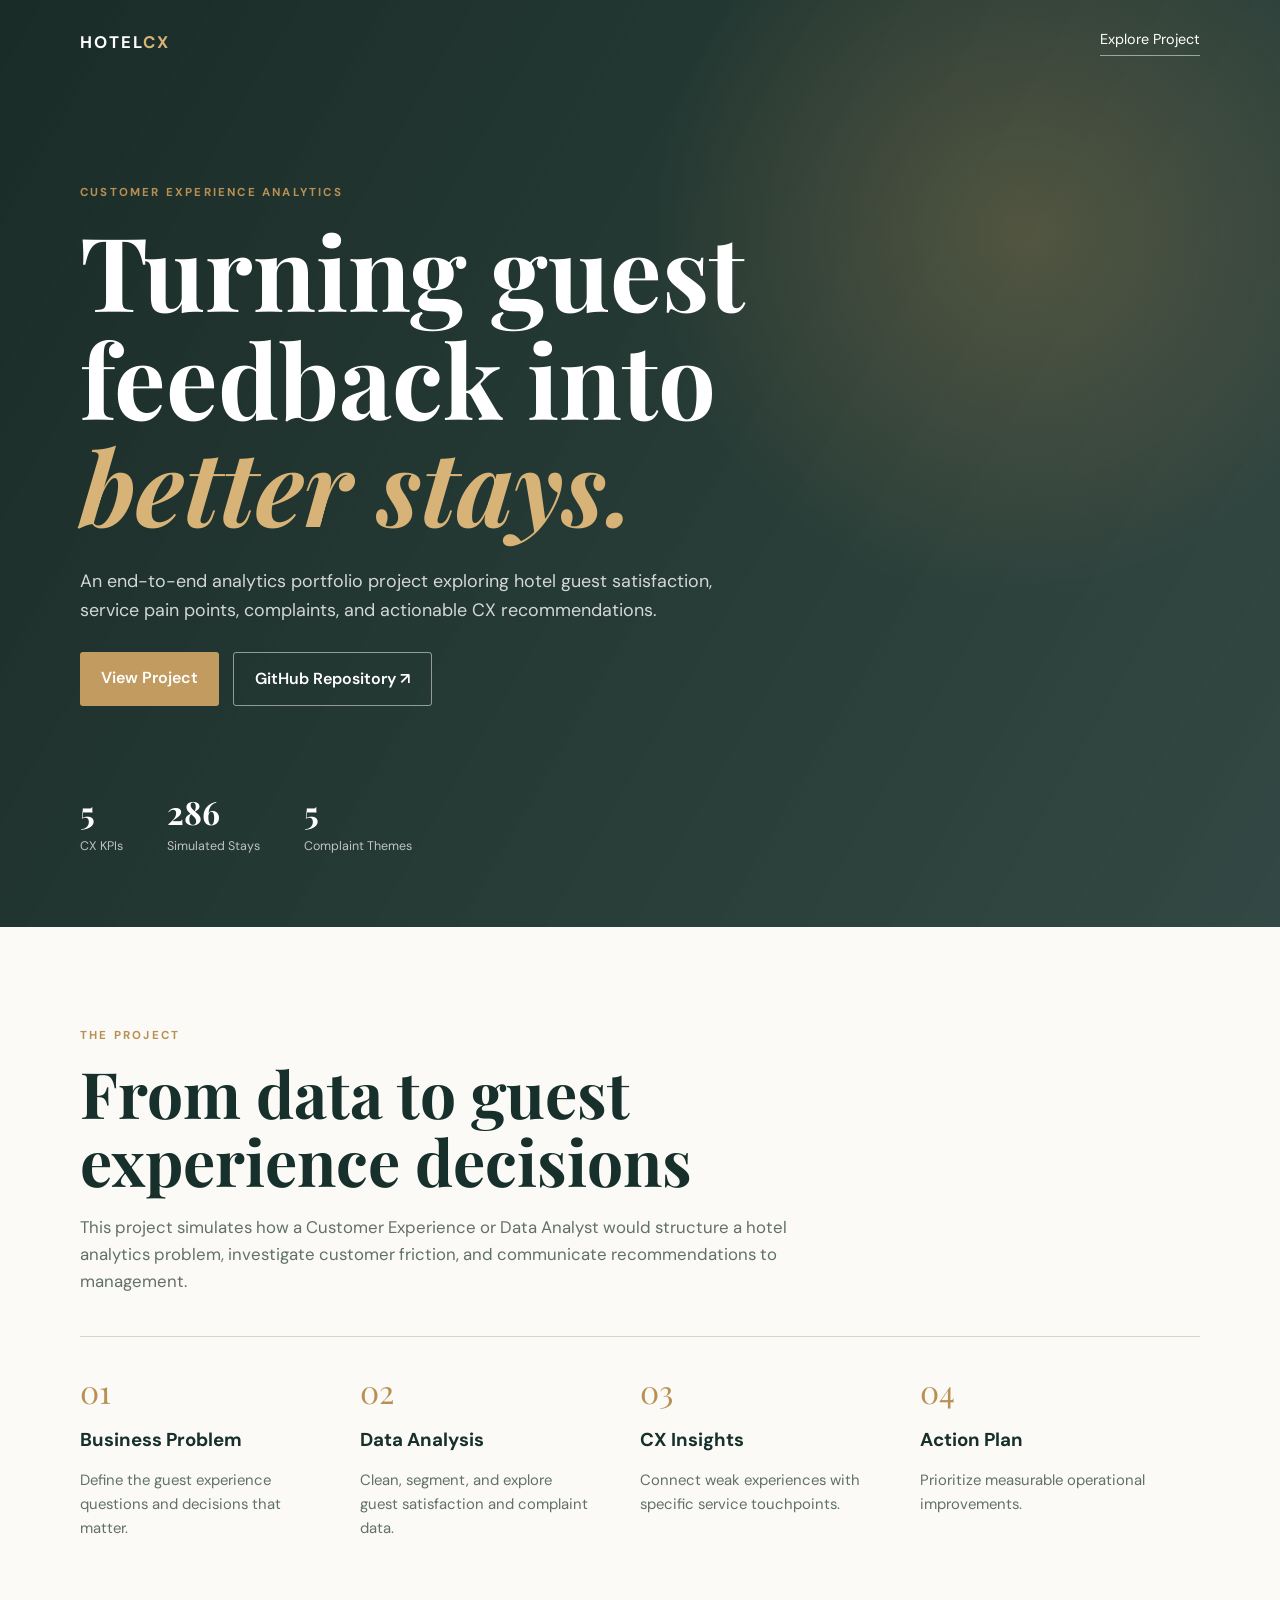
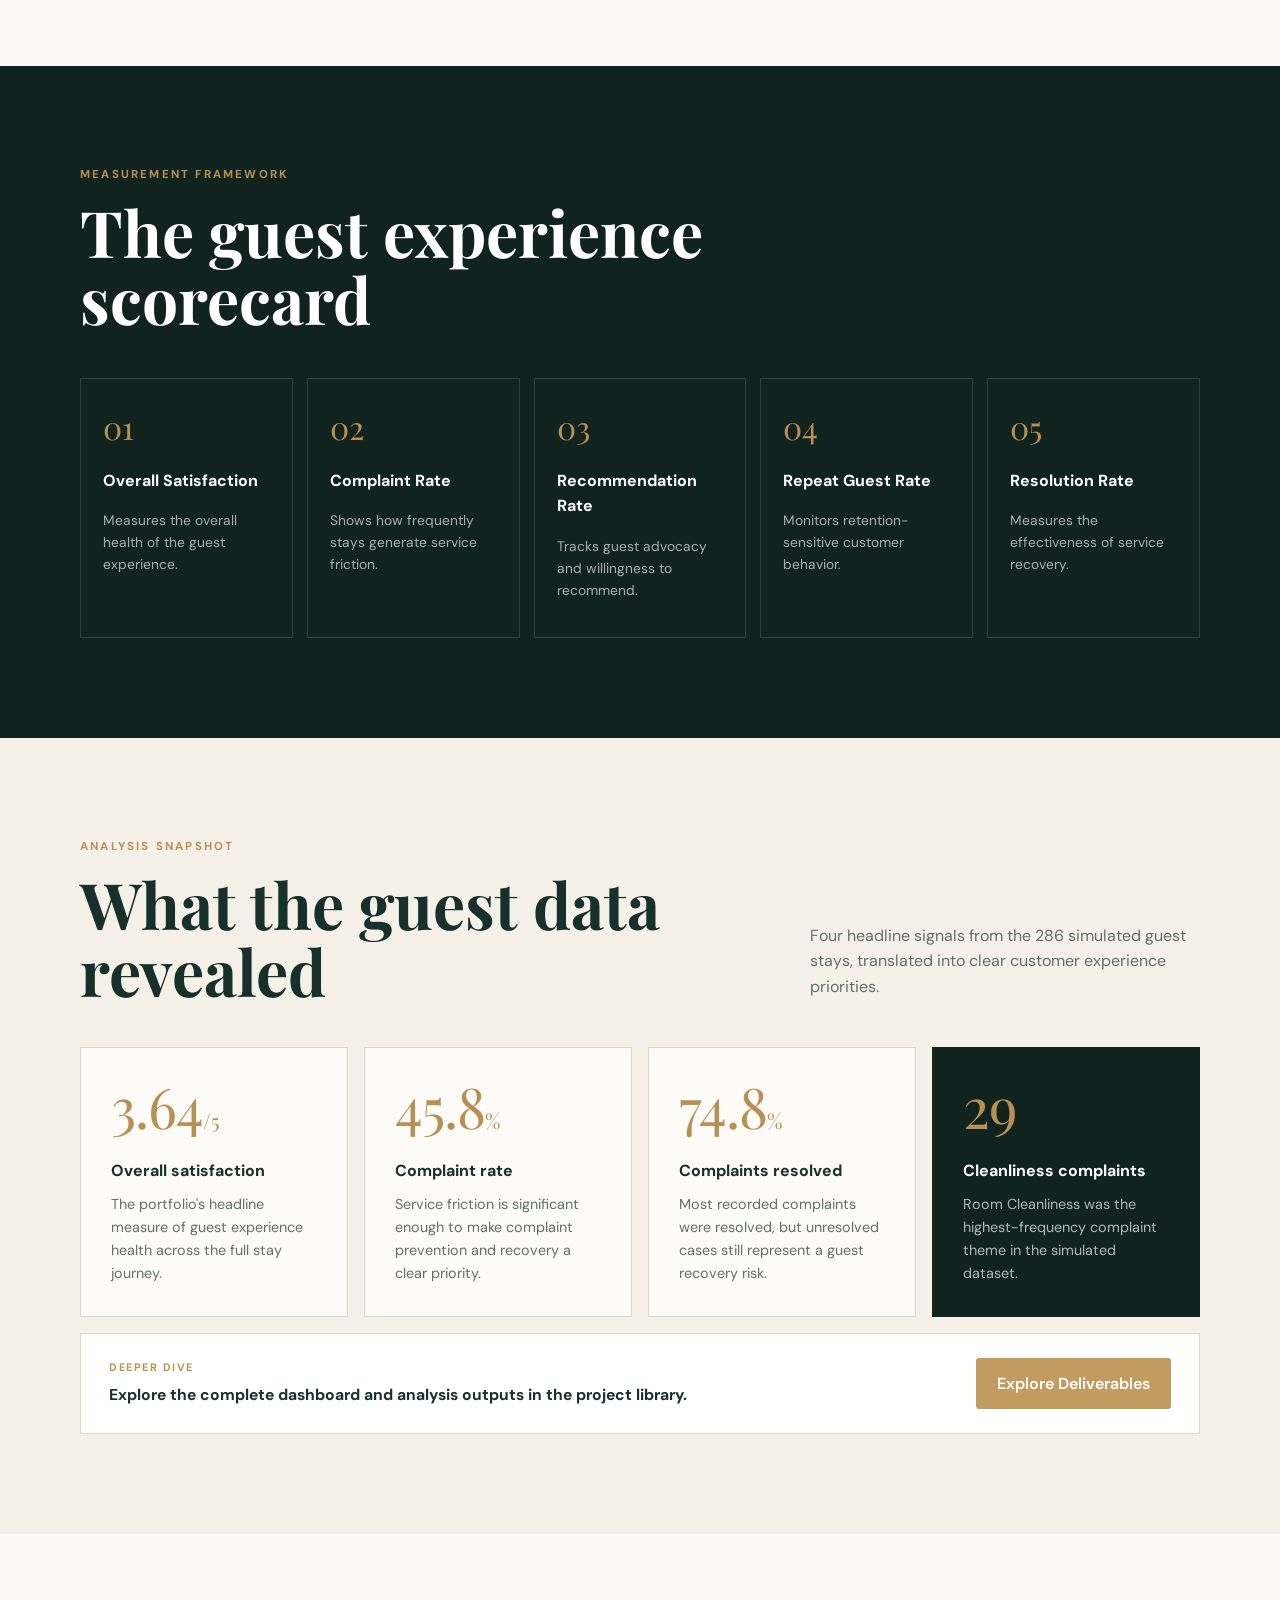
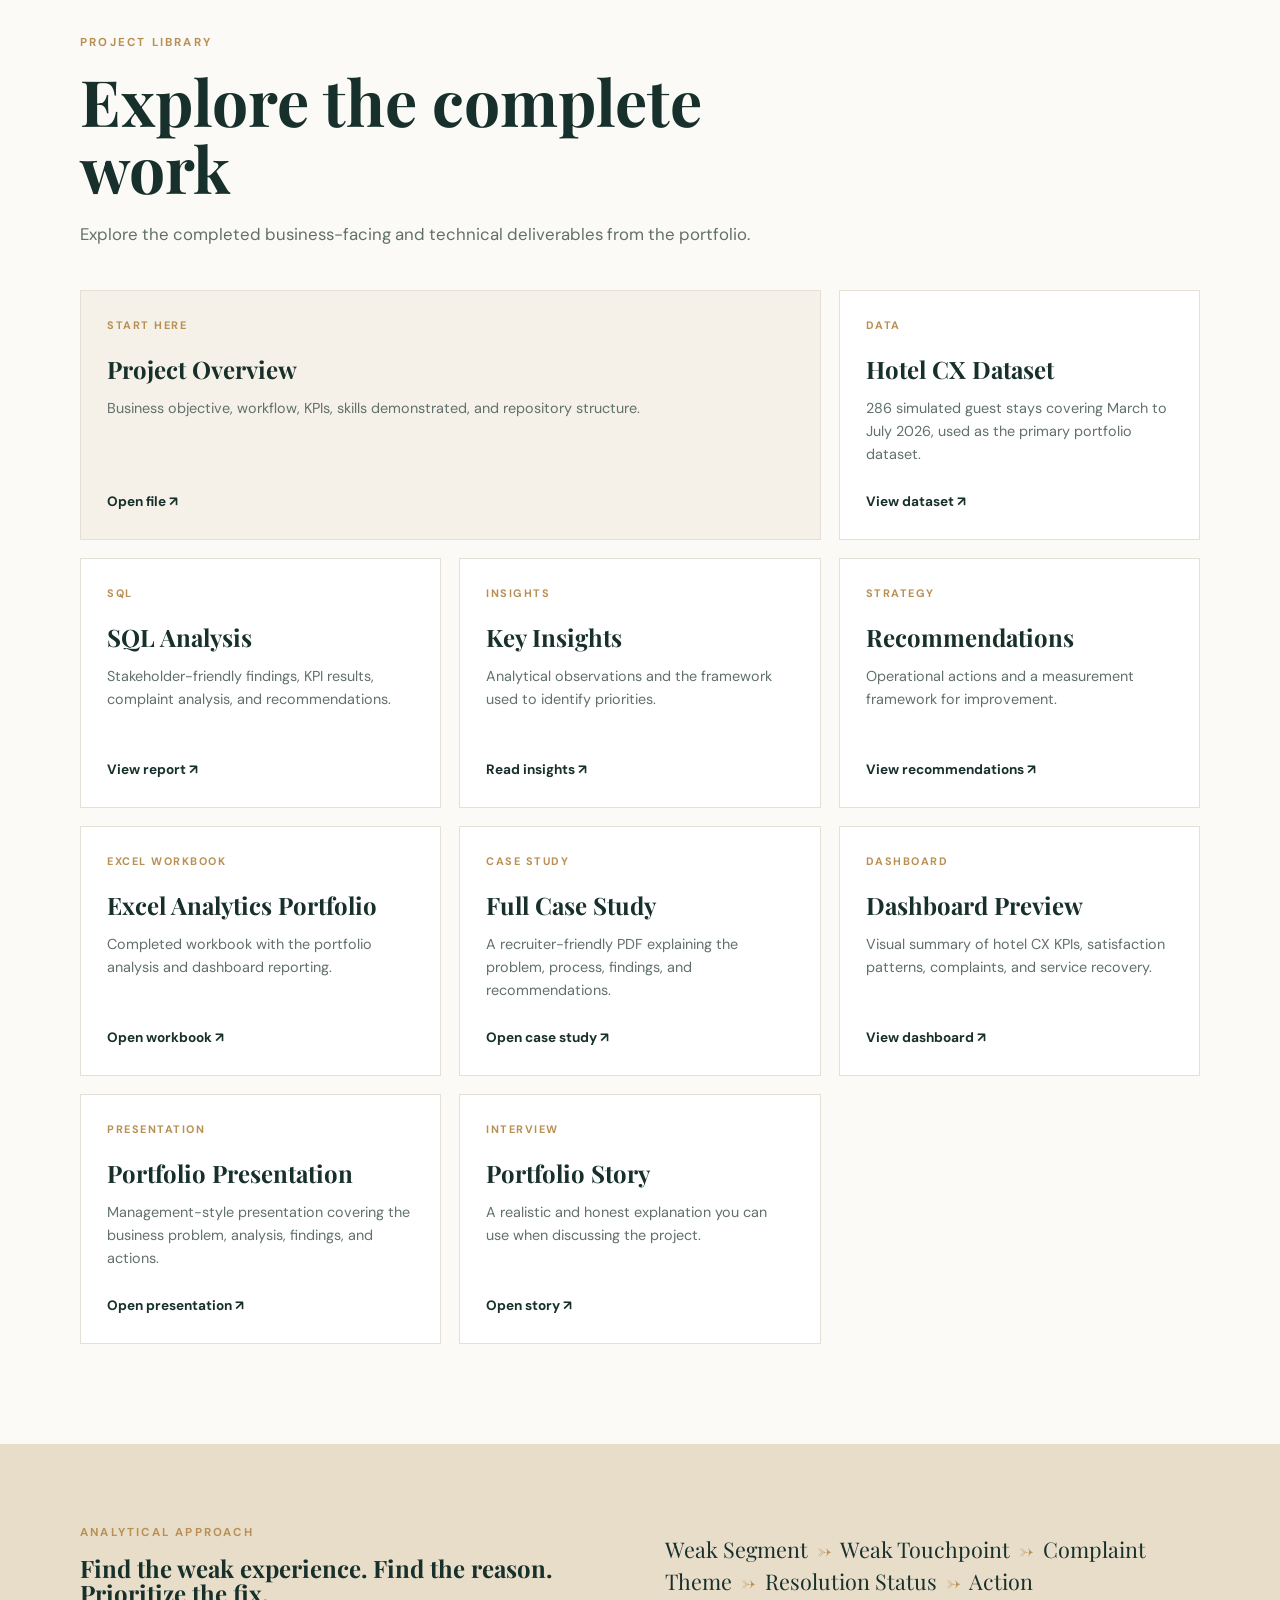
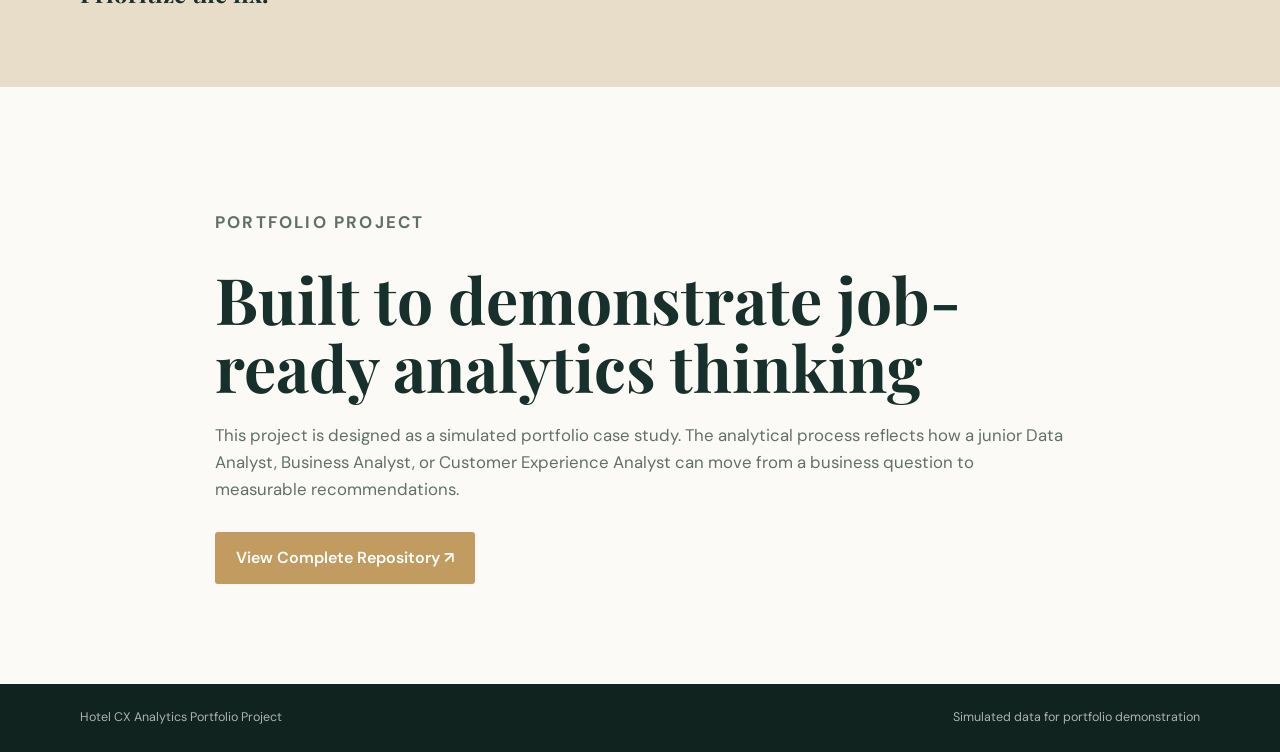
<file: index.html>
<!DOCTYPE html>
<html lang="en">
<head>
  <meta charset="UTF-8">
  <meta name="viewport" content="width=device-width, initial-scale=1.0">
  <title>Hotel CX Analytics | Portfolio Project</title>
  <meta name="description" content="End-to-end Hotel Customer Experience Analytics portfolio project by Omkar Pawar.">
  <link rel="stylesheet" href="styles.css">
</head>
<body>
  <header class="hero">
    <nav class="nav container">
      <a class="brand" href="#">HOTEL<span>CX</span></a>
      <a class="nav-link" href="#project-library">Explore Project</a>
    </nav>

    <div class="hero-content container">
      <p class="eyebrow">CUSTOMER EXPERIENCE ANALYTICS</p>
      <h1>Turning guest feedback into <em>better stays.</em></h1>
      <p class="hero-copy">An end-to-end analytics portfolio project exploring hotel guest satisfaction, service pain points, complaints, and actionable CX recommendations.</p>
      <div class="hero-actions">
        <a class="button primary" href="#project-library">View Project</a>
        <a class="button ghost" href="https://github.com/Vendetta-tech/Hotel-CX-Analytics-Portfolio-Project" target="_blank" rel="noopener">GitHub Repository ↗</a>
      </div>
      <div class="hero-stats">
        <div><strong>5</strong><span>CX KPIs</span></div>
        <div><strong>286</strong><span>Simulated Stays</span></div>
        <div><strong>5</strong><span>Complaint Themes</span></div>
      </div>
    </div>
  </header>

  <main>
    <section id="project" class="section container">
      <p class="eyebrow">THE PROJECT</p>
      <h2>From data to guest experience decisions</h2>
      <p class="section-intro">This project simulates how a Customer Experience or Data Analyst would structure a hotel analytics problem, investigate customer friction, and communicate recommendations to management.</p>

      <div class="workflow">
        <div class="step"><span>01</span><h3>Business Problem</h3><p>Define the guest experience questions and decisions that matter.</p></div>
        <div class="step"><span>02</span><h3>Data Analysis</h3><p>Clean, segment, and explore guest satisfaction and complaint data.</p></div>
        <div class="step"><span>03</span><h3>CX Insights</h3><p>Connect weak experiences with specific service touchpoints.</p></div>
        <div class="step"><span>04</span><h3>Action Plan</h3><p>Prioritize measurable operational improvements.</p></div>
      </div>
    </section>

    <section class="metrics">
      <div class="container">
        <p class="eyebrow">MEASUREMENT FRAMEWORK</p>
        <h2>The guest experience scorecard</h2>
        <div class="metric-grid">
          <article><span class="metric-number">01</span><h3>Overall Satisfaction</h3><p>Measures the overall health of the guest experience.</p></article>
          <article><span class="metric-number">02</span><h3>Complaint Rate</h3><p>Shows how frequently stays generate service friction.</p></article>
          <article><span class="metric-number">03</span><h3>Recommendation Rate</h3><p>Tracks guest advocacy and willingness to recommend.</p></article>
          <article><span class="metric-number">04</span><h3>Repeat Guest Rate</h3><p>Monitors retention-sensitive customer behavior.</p></article>
          <article><span class="metric-number">05</span><h3>Resolution Rate</h3><p>Measures the effectiveness of service recovery.</p></article>
        </div>
      </div>
    </section>

    <section class="snapshot-section">
      <div class="container">
        <div class="snapshot-heading">
          <div>
            <p class="eyebrow">ANALYSIS SNAPSHOT</p>
            <h2>What the guest data revealed</h2>
          </div>
          <p>Four headline signals from the 286 simulated guest stays, translated into clear customer experience priorities.</p>
        </div>

        <div class="snapshot-grid">
          <article class="snapshot-card">
            <span class="snapshot-value">3.64<span>/5</span></span>
            <h3>Overall satisfaction</h3>
            <p>The portfolio's headline measure of guest experience health across the full stay journey.</p>
          </article>
          <article class="snapshot-card">
            <span class="snapshot-value">45.8<span>%</span></span>
            <h3>Complaint rate</h3>
            <p>Service friction is significant enough to make complaint prevention and recovery a clear priority.</p>
          </article>
          <article class="snapshot-card">
            <span class="snapshot-value">74.8<span>%</span></span>
            <h3>Complaints resolved</h3>
            <p>Most recorded complaints were resolved, but unresolved cases still represent a guest recovery risk.</p>
          </article>
          <article class="snapshot-card accent">
            <span class="snapshot-value">29</span>
            <h3>Cleanliness complaints</h3>
            <p>Room Cleanliness was the highest-frequency complaint theme in the simulated dataset.</p>
          </article>
        </div>

        <div class="snapshot-action">
          <div>
            <span class="tag">DEEPER DIVE</span>
            <strong>Explore the complete dashboard and analysis outputs in the project library.</strong>
          </div>
          <a class="button primary" href="#project-library">Explore Deliverables</a>
        </div>
      </div>
    </section>

    <section id="project-library" class="section container">
      <p class="eyebrow">PROJECT LIBRARY</p>
      <h2>Explore the complete work</h2>
      <p class="section-intro">Explore the completed business-facing and technical deliverables from the portfolio.</p>

      <div class="library">
        <a class="resource featured" href="https://github.com/Vendetta-tech/Hotel-CX-Analytics-Portfolio-Project/blob/main/README.md" target="_blank" rel="noopener">
          <span class="tag">START HERE</span><h3>Project Overview</h3><p>Business objective, workflow, KPIs, skills demonstrated, and repository structure.</p><span class="open">Open file ↗</span>
        </a>
        <a class="resource" href="https://github.com/Vendetta-tech/Hotel-CX-Analytics-Portfolio-Project/blob/main/data/raw/hotel_cx_dataset_286_stays.csv" target="_blank" rel="noopener">
          <span class="tag">DATA</span><h3>Hotel CX Dataset</h3><p>286 simulated guest stays covering March to July 2026, used as the primary portfolio dataset.</p><span class="open">View dataset ↗</span>
        </a>
        <a class="resource" href="https://github.com/Vendetta-tech/Hotel-CX-Analytics-Portfolio-Project/blob/main/sql/SQL_ANALYSIS_REPORT.md" target="_blank" rel="noopener">
          <span class="tag">SQL</span><h3>SQL Analysis</h3><p>Stakeholder-friendly findings, KPI results, complaint analysis, and recommendations.</p><span class="open">View report ↗</span>
        </a>
        <a class="resource" href="https://github.com/Vendetta-tech/Hotel-CX-Analytics-Portfolio-Project/blob/main/analysis/KEY_INSIGHTS.md" target="_blank" rel="noopener">
          <span class="tag">INSIGHTS</span><h3>Key Insights</h3><p>Analytical observations and the framework used to identify priorities.</p><span class="open">Read insights ↗</span>
        </a>
        <a class="resource" href="https://github.com/Vendetta-tech/Hotel-CX-Analytics-Portfolio-Project/blob/main/analysis/recommendations.md" target="_blank" rel="noopener">
          <span class="tag">STRATEGY</span><h3>Recommendations</h3><p>Operational actions and a measurement framework for improvement.</p><span class="open">View recommendations ↗</span>
        </a>
        <a class="resource" href="workbook.html" target="_blank" rel="noopener">
          <span class="tag">EXCEL WORKBOOK</span><h3>Excel Analytics Portfolio</h3><p>Completed workbook with the portfolio analysis and dashboard reporting.</p><span class="open">Open workbook ↗</span>
        </a>
        <a class="resource" href="https://github.com/Vendetta-tech/Hotel-CX-Analytics-Portfolio-Project/blob/main/case-study/Hotel_Customer_Experience_Analytics_Case_Study.pdf" target="_blank" rel="noopener">
          <span class="tag">CASE STUDY</span><h3>Full Case Study</h3><p>A recruiter-friendly PDF explaining the problem, process, findings, and recommendations.</p><span class="open">Open case study ↗</span>
        </a>
        <a class="resource" href="https://vendetta-tech.github.io/Hotel-CX-Analytics-Portfolio-Project/dashboard/dashboard_preview.html" target="_blank" rel="noopener">
          <span class="tag">DASHBOARD</span><h3>Dashboard Preview</h3><p>Visual summary of hotel CX KPIs, satisfaction patterns, complaints, and service recovery.</p><span class="open">View dashboard ↗</span>
        </a>
        <a class="resource" href="presentation.html" target="_blank" rel="noopener">
          <span class="tag">PRESENTATION</span><h3>Portfolio Presentation</h3><p>Management-style presentation covering the business problem, analysis, findings, and actions.</p><span class="open">Open presentation ↗</span>
        </a>
        <a class="resource" href="https://github.com/Vendetta-tech/Hotel-CX-Analytics-Portfolio-Project/blob/main/analysis/PORTFOLIO_STORY.md" target="_blank" rel="noopener">
          <span class="tag">INTERVIEW</span><h3>Portfolio Story</h3><p>A realistic and honest explanation you can use when discussing the project.</p><span class="open">Open story ↗</span>
        </a>
      </div>
    </section>

    <section class="insight-band">
      <div class="container insight-content">
        <div>
          <p class="eyebrow">ANALYTICAL APPROACH</p>
          <h2>Find the weak experience. Find the reason. Prioritize the fix.</h2>
        </div>
        <div class="formula">Weak Segment <span>→</span> Weak Touchpoint <span>→</span> Complaint Theme <span>→</span> Resolution Status <span>→</span> Action</div>
      </div>
    </section>

    <section class="section container about">
      <p class="eyebrow">PORTFOLIO PROJECT</p>
      <h2>Built to demonstrate job-ready analytics thinking</h2>
      <p>This project is designed as a simulated portfolio case study. The analytical process reflects how a junior Data Analyst, Business Analyst, or Customer Experience Analyst can move from a business question to measurable recommendations.</p>
      <a class="button primary" href="https://github.com/Vendetta-tech/Hotel-CX-Analytics-Portfolio-Project" target="_blank" rel="noopener">View Complete Repository ↗</a>
    </section>
  </main>

  <footer>
    <div class="container footer-content">
      <span>Hotel CX Analytics Portfolio Project</span>
      <span>Simulated data for portfolio demonstration</span>
    </div>
  </footer>
</body>
</html>
</file>
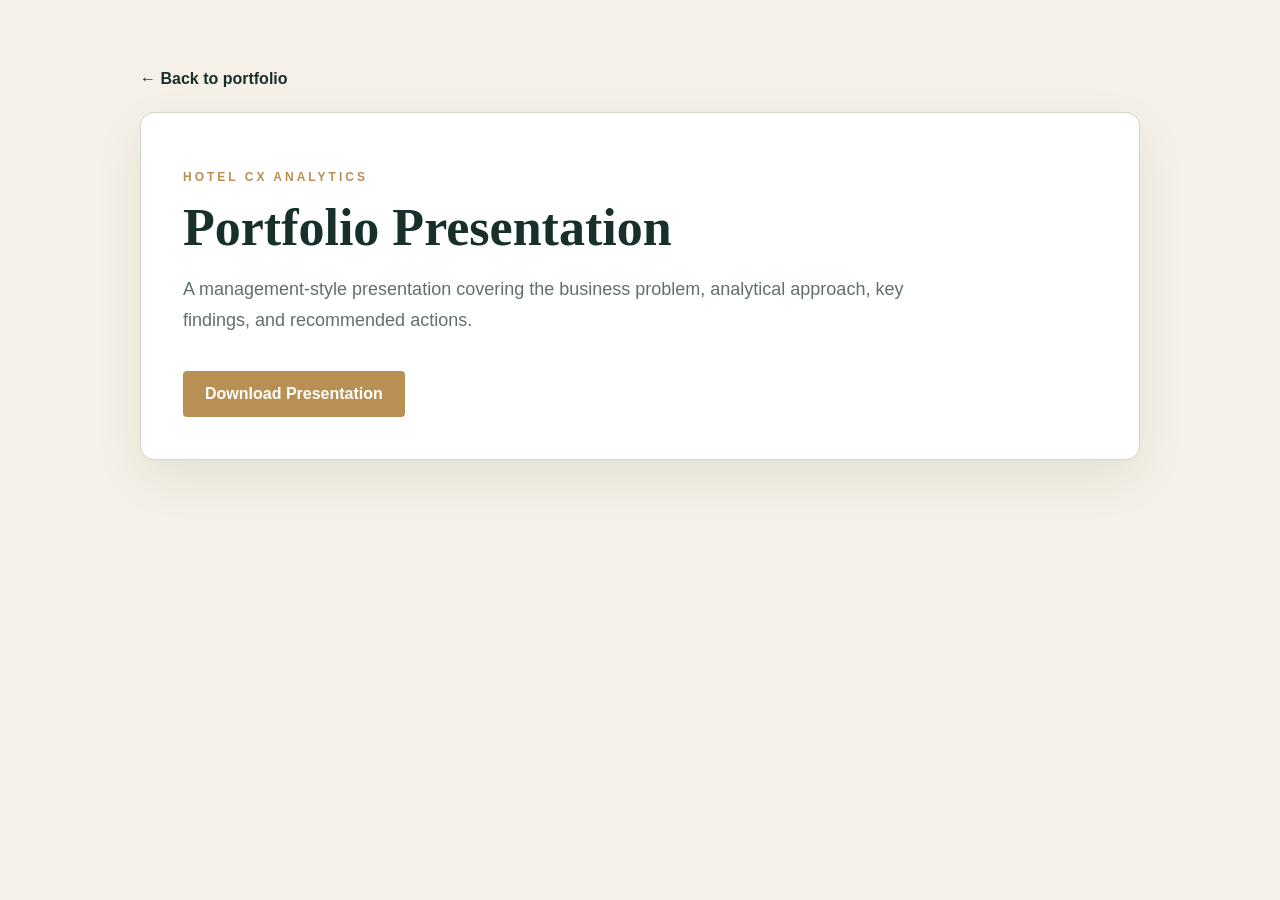
<file: presentation.html>
<!doctype html><html lang="en"><head><meta charset="utf-8"><meta name="viewport" content="width=device-width,initial-scale=1"><title>Hotel CX Analytics | Presentation</title><style>body{margin:0;background:#f5f1e8;color:#17302b;font-family:Arial,sans-serif}.wrap{max-width:1000px;margin:auto;padding:70px 24px}.card{background:#fff;border:1px solid #d9d4c8;border-radius:14px;padding:42px;box-shadow:0 18px 50px rgba(16,35,31,.08)}.eyebrow{letter-spacing:3px;font-size:12px;font-weight:700;color:#b99053}h1{font:700 52px Georgia,serif;line-height:1.05;margin:14px 0 18px}p{color:#61706a;font-size:18px;line-height:1.7;max-width:760px}.btn{display:inline-block;margin-top:18px;padding:14px 22px;background:#b99053;color:#fff;text-decoration:none;font-weight:700;border-radius:4px}.back{display:inline-block;margin-bottom:24px;color:#17302b;text-decoration:none;font-weight:700}</style></head><body><main class="wrap"><a class="back" href="index.html">← Back to portfolio</a><section class="card"><p class="eyebrow">HOTEL CX ANALYTICS</p><h1>Portfolio Presentation</h1><p>A management-style presentation covering the business problem, analytical approach, key findings, and recommended actions.</p><a class="btn" href="presentation/Hotel_Customer_Experience_Analytics_Presentation_.pptx">Download Presentation</a></section></main></body></html>
</file>
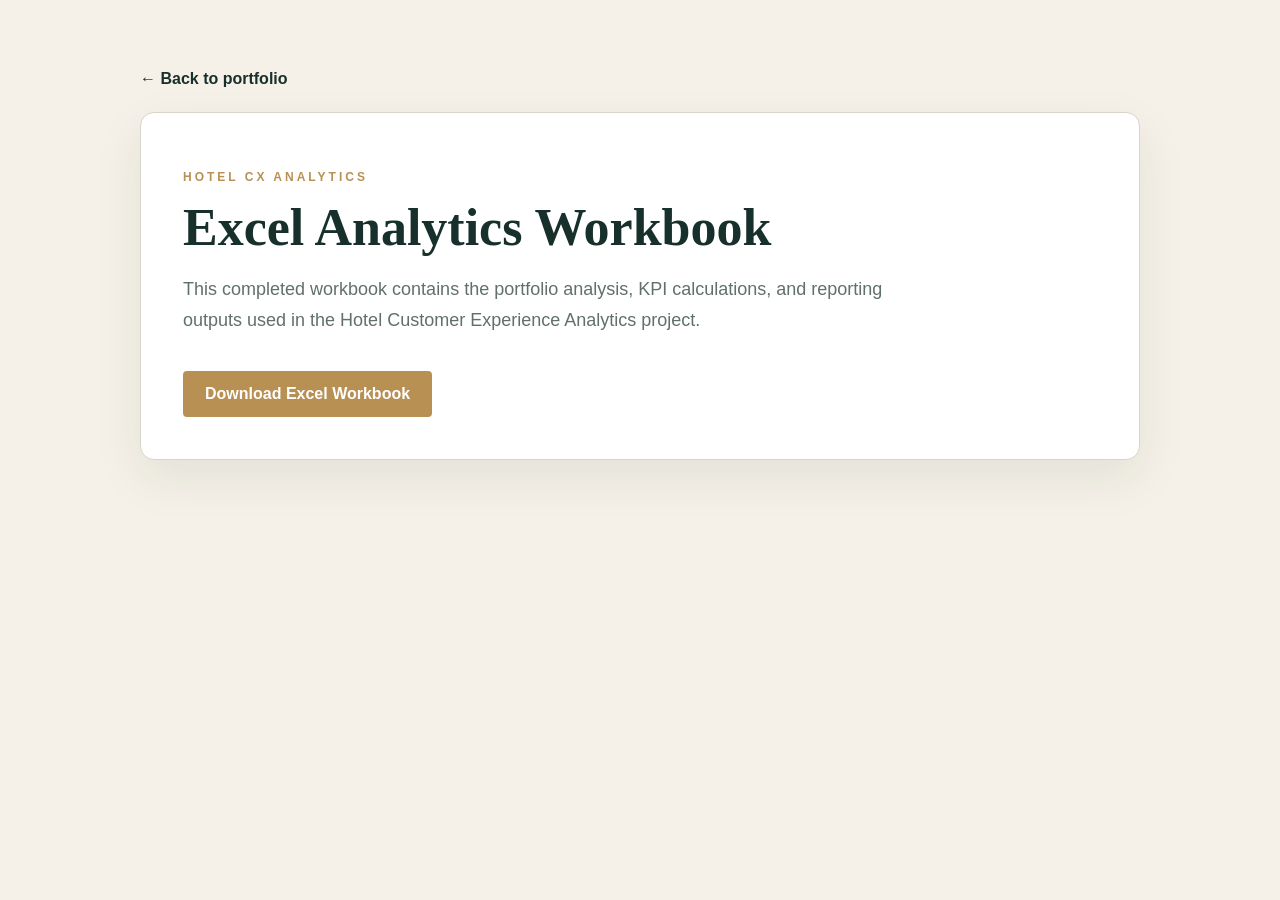
<file: workbook.html>
<!doctype html><html lang="en"><head><meta charset="utf-8"><meta name="viewport" content="width=device-width,initial-scale=1"><title>Hotel CX Analytics | Excel Workbook</title><style>body{margin:0;background:#f5f1e8;color:#17302b;font-family:Arial,sans-serif}.wrap{max-width:1000px;margin:auto;padding:70px 24px}.card{background:#fff;border:1px solid #d9d4c8;border-radius:14px;padding:42px;box-shadow:0 18px 50px rgba(16,35,31,.08)}.eyebrow{letter-spacing:3px;font-size:12px;font-weight:700;color:#b99053}h1{font:700 52px Georgia,serif;line-height:1.05;margin:14px 0 18px}p{color:#61706a;font-size:18px;line-height:1.7;max-width:760px}.btn{display:inline-block;margin-top:18px;padding:14px 22px;background:#b99053;color:#fff;text-decoration:none;font-weight:700;border-radius:4px}.back{display:inline-block;margin-bottom:24px;color:#17302b;text-decoration:none;font-weight:700}</style></head><body><main class="wrap"><a class="back" href="index.html">← Back to portfolio</a><section class="card"><p class="eyebrow">HOTEL CX ANALYTICS</p><h1>Excel Analytics Workbook</h1><p>This completed workbook contains the portfolio analysis, KPI calculations, and reporting outputs used in the Hotel Customer Experience Analytics project.</p><a class="btn" href="excel/Hotel_Customer_Experience_Analytics_Portfolio_(1).xlsx">Download Excel Workbook</a></section></main></body></html>
</file>
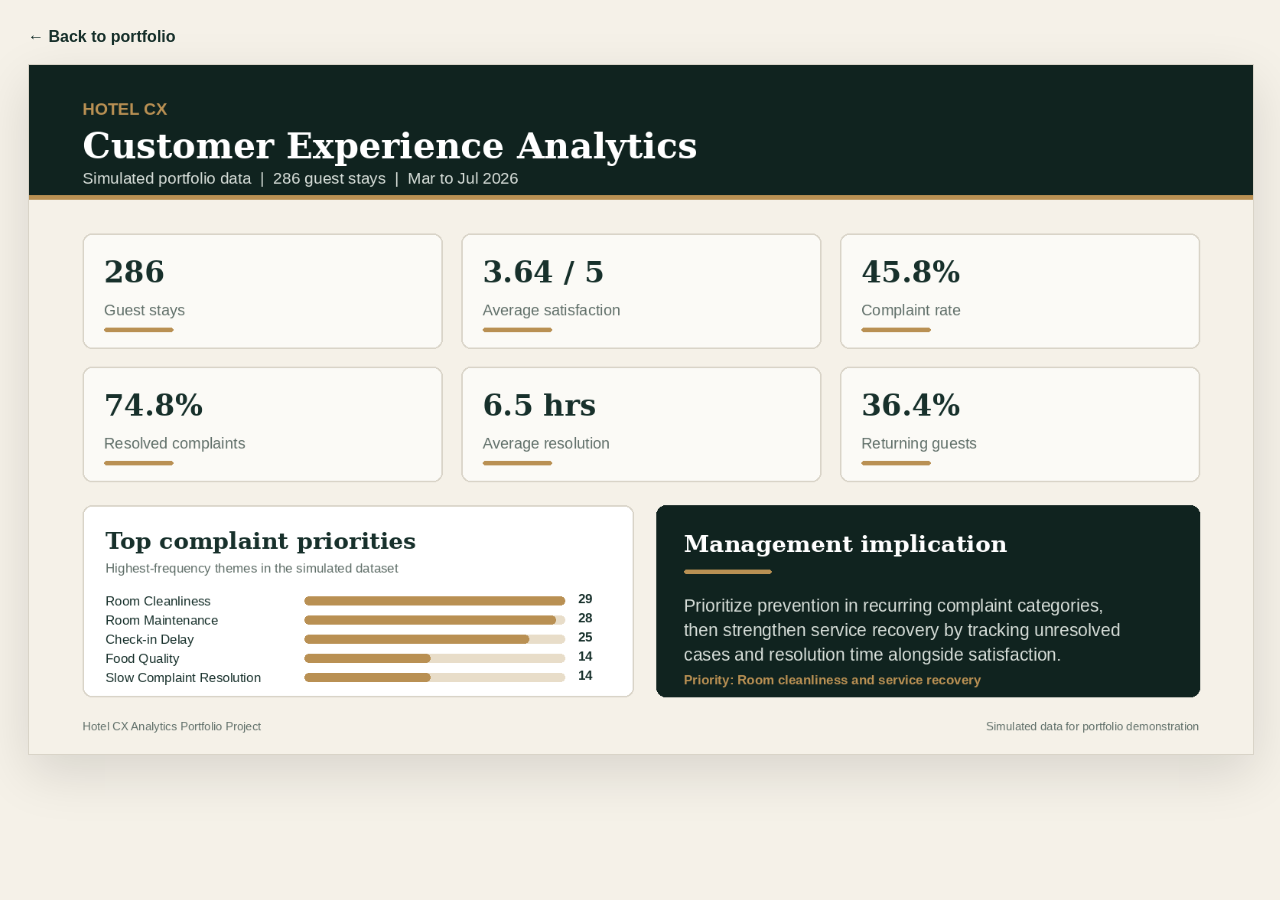
<file: dashboard/dashboard_preview.html>
<!doctype html>
<html lang="en">
<head>
<meta charset="utf-8">
<meta name="viewport" content="width=device-width, initial-scale=1">
<title>Hotel CX Analytics Dashboard Preview</title>
<style>
body{margin:0;background:#f5f1e8;font-family:Arial,sans-serif;color:#17302b}
.wrap{max-width:1600px;margin:auto;padding:28px}
a{color:#17302b;text-decoration:none;font-weight:700}
.back{display:inline-block;margin-bottom:18px}
.dashboard{display:block;width:100%;background:#fff;border:1px solid #d9d4c8;box-shadow:0 18px 50px rgba(0,0,0,.12)}
</style>
</head>
<body>
<main class="wrap">
<a class="back" href="../index.html">← Back to portfolio</a>
<img class="dashboard" src="hotelcx_dashboard_preview_v2.png" alt="Hotel Customer Experience Analytics dashboard preview">
</main>
</body>
</html>
</file>
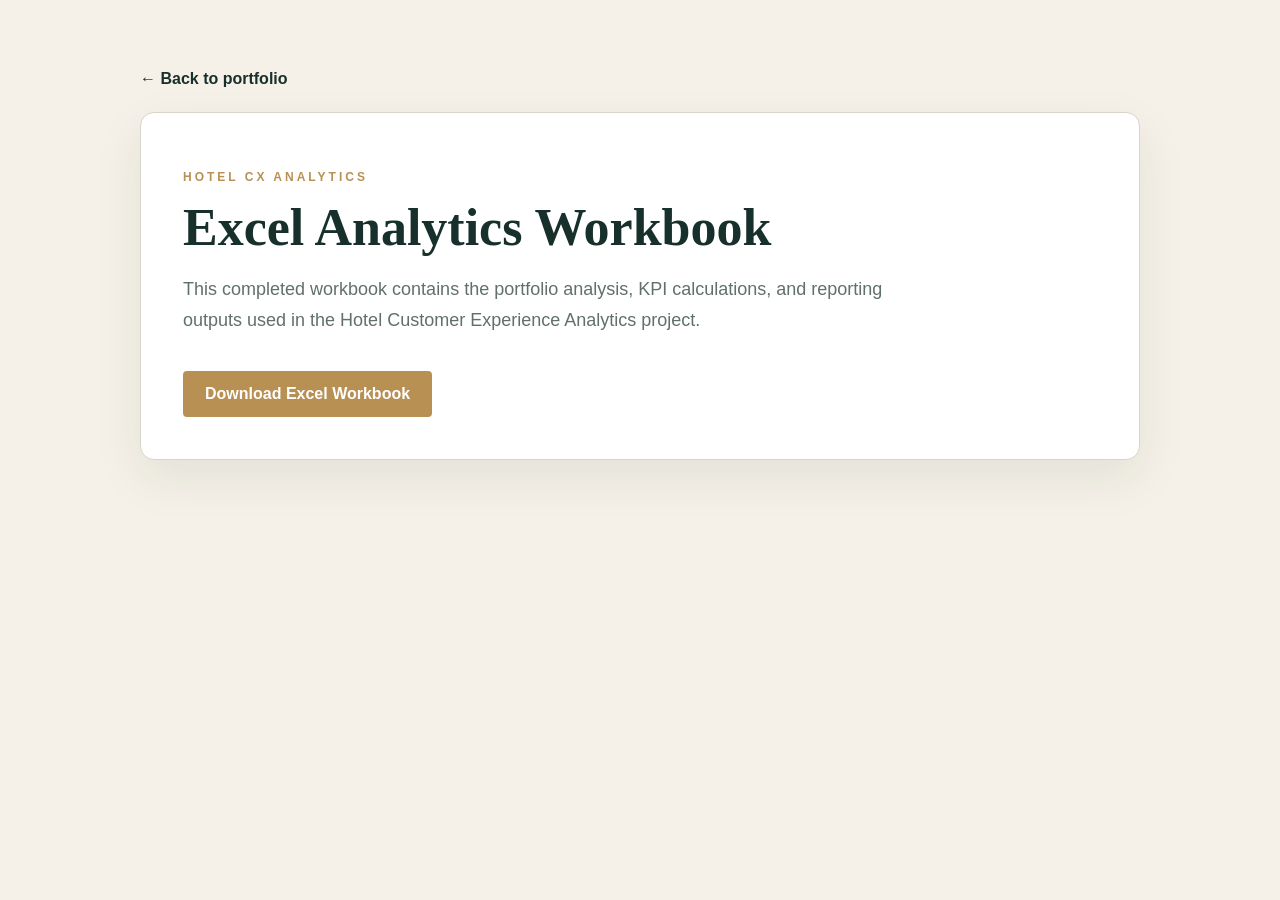
<file: excel/view-workbook.html>
<!doctype html>
<html lang="en">
<head>
<meta charset="utf-8">
<meta name="viewport" content="width=device-width,initial-scale=1">
<title>Hotel CX Analytics | Excel Workbook</title>
<style>
body{margin:0;background:#f5f1e8;color:#17302b;font-family:Arial,sans-serif}
.wrap{max-width:1000px;margin:0 auto;padding:70px 24px}
.card{background:#fff;border:1px solid #d9d4c8;border-radius:14px;padding:42px;box-shadow:0 18px 50px rgba(16,35,31,.08)}
.eyebrow{letter-spacing:3px;font-size:12px;font-weight:700;color:#b99053}
h1{font:700 52px Georgia,serif;line-height:1.05;margin:14px 0 18px}
p{color:#61706a;font-size:18px;line-height:1.7;max-width:760px}
.btn{display:inline-block;margin-top:18px;padding:14px 22px;background:#b99053;color:#fff;text-decoration:none;font-weight:700;border-radius:4px}
.back{display:inline-block;margin-bottom:24px;color:#17302b;text-decoration:none;font-weight:700}
</style>
</head>
<body>
<main class="wrap">
<a class="back" href="../index.html">← Back to portfolio</a>
<section class="card">
<p class="eyebrow">HOTEL CX ANALYTICS</p>
<h1>Excel Analytics Workbook</h1>
<p>This completed workbook contains the portfolio analysis, KPI calculations, and reporting outputs used in the Hotel Customer Experience Analytics project.</p>
<a class="btn" href="Hotel_Customer_Experience_Analytics_Portfolio_(1).xlsx">Download Excel Workbook</a>
</section>
</main>
</body>
</html>
</file>
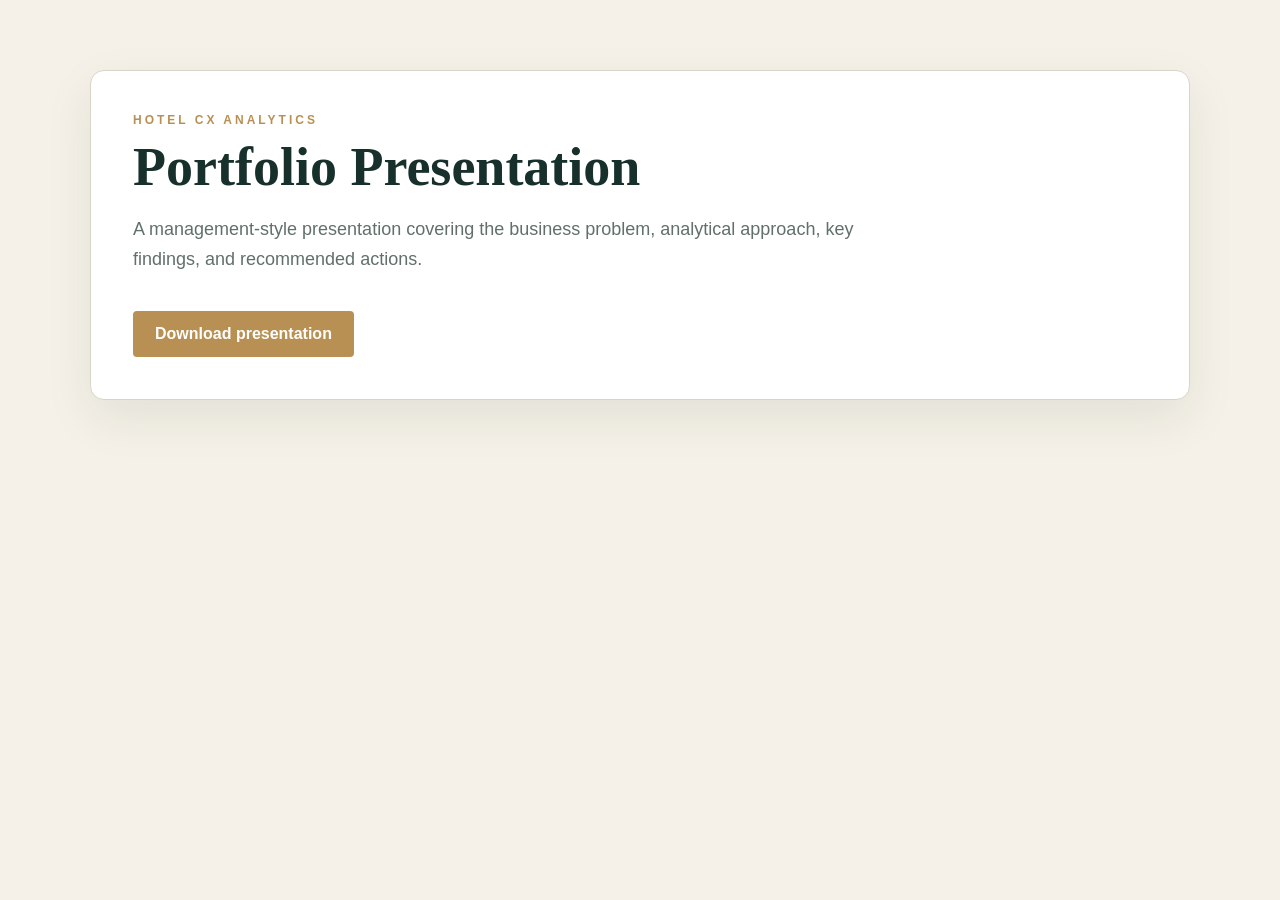
<file: presentation/view-presentation.html>
<!doctype html><html lang="en"><head><meta charset="utf-8"><meta name="viewport" content="width=device-width,initial-scale=1"><title>Hotel CX Analytics | Presentation</title><style>body{margin:0;background:#f5f1e8;color:#17302b;font-family:Arial,sans-serif}.wrap{max-width:1100px;margin:auto;padding:70px 28px}.eyebrow{letter-spacing:3px;font-size:12px;font-weight:700;color:#b99053}.card{background:#fff;border:1px solid #d9d4c8;padding:42px;border-radius:14px;box-shadow:0 18px 50px rgba(16,35,31,.08)}h1{font:700 54px Georgia,serif;line-height:1.05;margin:12px 0 18px}p{color:#61706a;font-size:18px;max-width:760px;line-height:1.7}.btn{display:inline-block;background:#b99053;color:white;text-decoration:none;padding:14px 22px;border-radius:4px;font-weight:700;margin-top:18px}</style></head><body><main class="wrap"><div class="card"><div class="eyebrow">HOTEL CX ANALYTICS</div><h1>Portfolio Presentation</h1><p>A management-style presentation covering the business problem, analytical approach, key findings, and recommended actions.</p><a class="btn" href="Hotel_Customer_Experience_Analytics_Presentation_.pptx">Download presentation</a></div></main></body></html>
</file>
<file: styles.css>
@import url('https://fonts.googleapis.com/css2?family=DM+Sans:wght@400;500;600;700&family=Playfair+Display:ital,wght@0,600;0,700;1,600;1,700&display=swap');

:root{--ink:#17302b;--deep:#10231f;--cream:#f5f1e8;--sand:#e8ddc9;--gold:#b99053;--light:#fbfaf6;--muted:#61706a}
*{box-sizing:border-box}
html{scroll-behavior:smooth}
body{margin:0;background:var(--light);color:var(--ink);font-family:"DM Sans",Arial,sans-serif;line-height:1.6}
.container{width:min(1120px,calc(100% - 40px));margin:auto}
.hero{min-height:720px;color:#fff;background:radial-gradient(circle at 80% 25%,rgba(185,144,83,.28),transparent 30%),linear-gradient(120deg,rgba(16,35,31,.96),rgba(23,48,43,.88)),url("https://images.unsplash.com/photo-1566073771259-6a8506099945?auto=format&fit=crop&w=1800&q=80") center/cover}
.nav{height:84px;display:flex;align-items:center;justify-content:space-between}
.brand{font-weight:700;letter-spacing:2px;color:#fff;text-decoration:none;font-size:1.05rem}.brand span{color:#d8b377}
.nav-link{color:#fff;text-decoration:none;border-bottom:1px solid rgba(255,255,255,.5);padding-bottom:4px;font-size:.9rem}
.hero-content{padding:100px 0 70px}.eyebrow{letter-spacing:2.2px;font-size:.72rem;font-weight:700;color:var(--gold);margin:0 0 14px}
.hero h1,.section h2,.metrics h2,.insight-band h2{font-family:"Playfair Display",Georgia,serif;line-height:1.05;margin:0}
.hero h1{font-size:clamp(3.4rem,8vw,6.8rem);max-width:850px}.hero h1 em{color:#d8b377}.hero-copy{max-width:650px;font-size:1.12rem;color:rgba(255,255,255,.8);margin:28px 0}
.hero-actions{display:flex;gap:14px;flex-wrap:wrap}.button{display:inline-flex;padding:13px 21px;text-decoration:none;font-weight:600;border-radius:3px;transition:.2s}.primary{background:#c29b60;color:#fff}.primary:hover{background:#a67f45}.ghost{border:1px solid rgba(255,255,255,.5);color:#fff}.hero-stats{display:flex;gap:44px;margin-top:80px}.hero-stats div{display:flex;flex-direction:column}.hero-stats strong{font-family:"Playfair Display";font-size:2rem}.hero-stats span{font-size:.78rem;color:rgba(255,255,255,.7)}
.section{padding:100px 0}.section h2,.metrics h2{font-size:clamp(2.2rem,5vw,4rem);max-width:760px}.section-intro{max-width:720px;color:var(--muted);font-size:1.05rem;margin:20px 0 42px}
.workflow{display:grid;grid-template-columns:repeat(4,1fr);border-top:1px solid #d9d4c8}.step{padding:28px 24px 10px 0;margin-right:24px}.step span,.metric-number{font-family:"Playfair Display";font-size:2rem;color:var(--gold)}.step h3{margin:8px 0}.step p{color:var(--muted);font-size:.93rem}
.metrics{background:var(--deep);color:#fff;padding:100px 0}.metric-grid{margin-top:45px;display:grid;grid-template-columns:repeat(5,1fr);gap:14px}.metric-grid article{padding:22px;border:1px solid rgba(255,255,255,.13);min-height:210px}.metric-grid h3{font-size:1rem}.metric-grid p{font-size:.86rem;color:rgba(255,255,255,.64)}
.library{display:grid;grid-template-columns:repeat(3,1fr);gap:18px}.resource{background:#fff;border:1px solid #e5e0d6;padding:26px;text-decoration:none;color:var(--ink);min-height:250px;display:flex;flex-direction:column;transition:.25s}.resource:hover{transform:translateY(-4px);box-shadow:0 15px 35px rgba(16,35,31,.08);border-color:#d3bd99}.resource.featured{background:var(--cream);grid-column:span 2}.tag{font-size:.68rem;letter-spacing:1.5px;font-weight:700;color:var(--gold)}.resource h3{font-family:"Playfair Display";font-size:1.5rem;margin:16px 0 8px}.resource p{color:var(--muted);font-size:.9rem;margin:0}.open{margin-top:auto;padding-top:20px;font-weight:700;font-size:.85rem}
.insight-band{background:var(--sand);padding:80px 0}.insight-content{display:grid;grid-template-columns:1fr 1fr;gap:50px;align-items:center}.formula{font-family:"Playfair Display";font-size:1.35rem;line-height:1.5}.formula span{color:var(--gold);padding:0 4px}.about{max-width:850px}.about p{font-size:1.05rem;color:var(--muted);margin:22px 0 30px}
footer{background:var(--deep);color:rgba(255,255,255,.65);padding:24px 0;font-size:.78rem}.footer-content{display:flex;justify-content:space-between;gap:20px}
@media(max-width:850px){.hero{min-height:640px}.hero-content{padding-top:75px}.workflow{grid-template-columns:repeat(2,1fr)}.metric-grid{grid-template-columns:repeat(2,1fr)}.library{grid-template-columns:repeat(2,1fr)}.resource.featured{grid-column:span 2}.insight-content{grid-template-columns:1fr}.insight-band{padding:65px 0}}
@media(max-width:560px){.container{width:min(100% - 28px,1120px)}.nav{height:70px}.nav-link{font-size:.75rem}.hero h1{font-size:3.25rem}.hero-copy{font-size:1rem}.hero-stats{gap:22px;margin-top:55px}.hero-stats strong{font-size:1.5rem}.section,.metrics{padding:70px 0}.workflow,.metric-grid,.library{grid-template-columns:1fr}.step{margin:0;padding-right:0}.resource.featured{grid-column:auto}.metric-grid article{min-height:auto}.insight-band{padding:55px 0}.formula{font-size:1.15rem}.footer-content{flex-direction:column;gap:5px}}


.snapshot-section{padding:100px 0;background:var(--cream)}
.snapshot-heading{display:flex;justify-content:space-between;gap:48px;align-items:end;margin-bottom:42px}
.snapshot-heading h2{font-family:"Playfair Display",Georgia,serif;font-size:clamp(2.2rem,5vw,4rem);line-height:1.05;margin:0;max-width:650px}
.snapshot-heading>p{max-width:390px;color:var(--muted);margin:0 0 5px}
.snapshot-grid{display:grid;grid-template-columns:repeat(4,1fr);gap:16px}
.snapshot-card{background:rgba(255,255,255,.72);border:1px solid #dfd6c6;padding:30px;min-height:270px;display:flex;flex-direction:column}
.snapshot-card.accent{background:var(--deep);color:#fff;border-color:var(--deep)}
.snapshot-value{font-family:"Playfair Display",Georgia,serif;font-size:3.5rem;line-height:1;color:var(--gold);letter-spacing:-1px}
.snapshot-value span{font-size:1.3rem;letter-spacing:0}
.snapshot-card h3{font-size:1rem;margin:24px 0 10px}
.snapshot-card p{margin:0;color:var(--muted);font-size:.9rem}
.snapshot-card.accent p{color:rgba(255,255,255,.68)}
.snapshot-action{margin-top:16px;padding:24px 28px;border:1px solid #dfd6c6;background:#fff;display:flex;align-items:center;justify-content:space-between;gap:24px}
.snapshot-action div{display:flex;flex-direction:column;gap:6px}
.snapshot-action strong{font-size:.98rem}
@media(max-width:850px){.snapshot-section{padding:75px 0}.snapshot-heading{display:block}.snapshot-heading>p{margin-top:18px}.snapshot-grid{grid-template-columns:repeat(2,1fr)}}
@media(max-width:560px){.snapshot-section{padding:65px 0}.snapshot-grid{grid-template-columns:1fr}.snapshot-card{min-height:auto}.snapshot-action{padding:22px;align-items:flex-start;flex-direction:column}.snapshot-value{font-size:3rem}}
</file>
